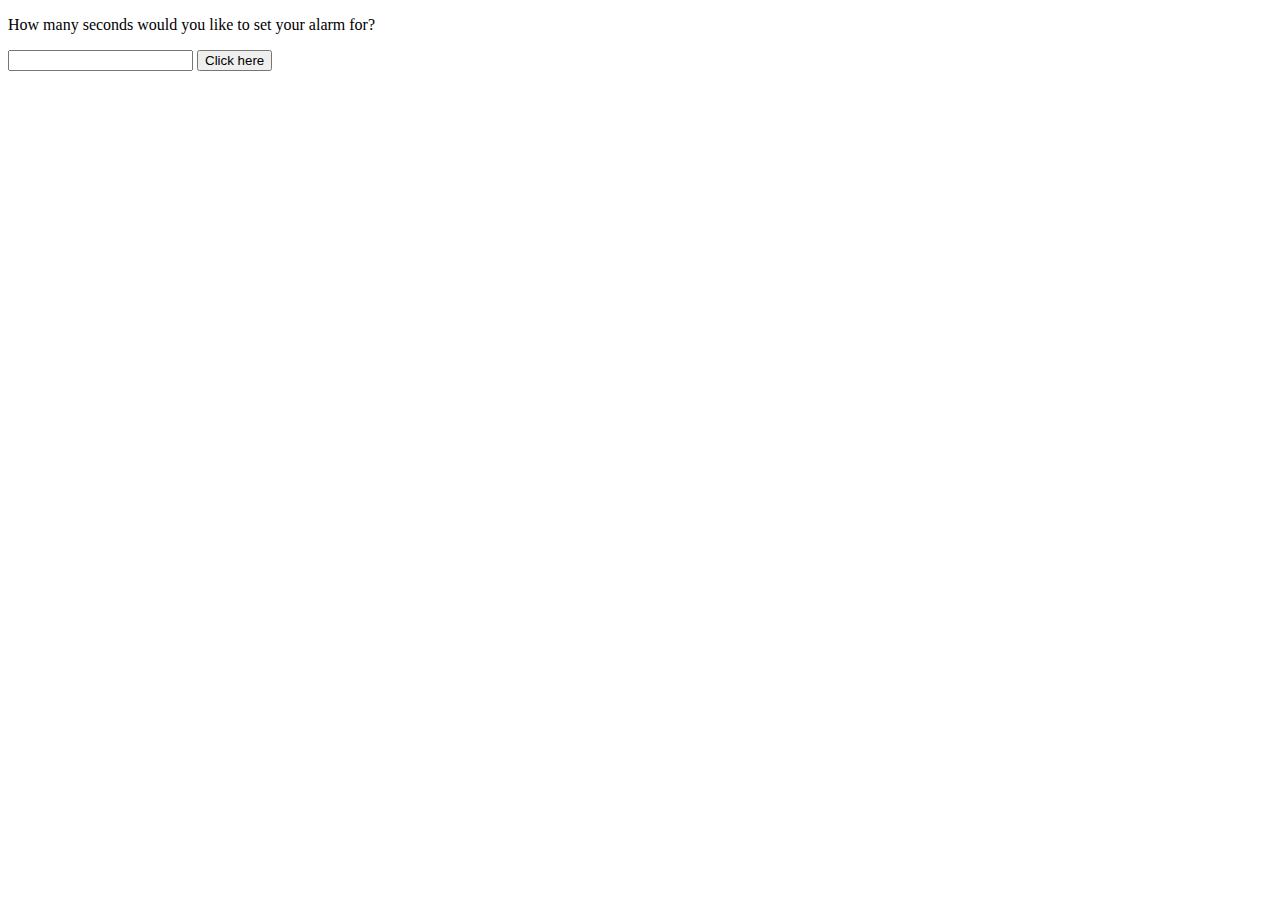
<file: countdown_timer.html>
<!DOCTYPE html>
<html>
<body>
<p>How many seconds would you like to set your alarm for?</p>
<input id="seconds" value="" />
<button onclick="countdown()">Click here</button>
<p id="timer"></p>
<script>
function countdown() {
   var seconds = document.getElementById("seconds").value; 
   function tick() {
         seconds = seconds - 1;
	timer.innerHTML = seconds;
	setTimeout(tick, 1000);
	    if(seconds == -1){
	        alert("Time's up!");
	    }
        } 
    tick();
}
</script>
</body>
</html>
</file>
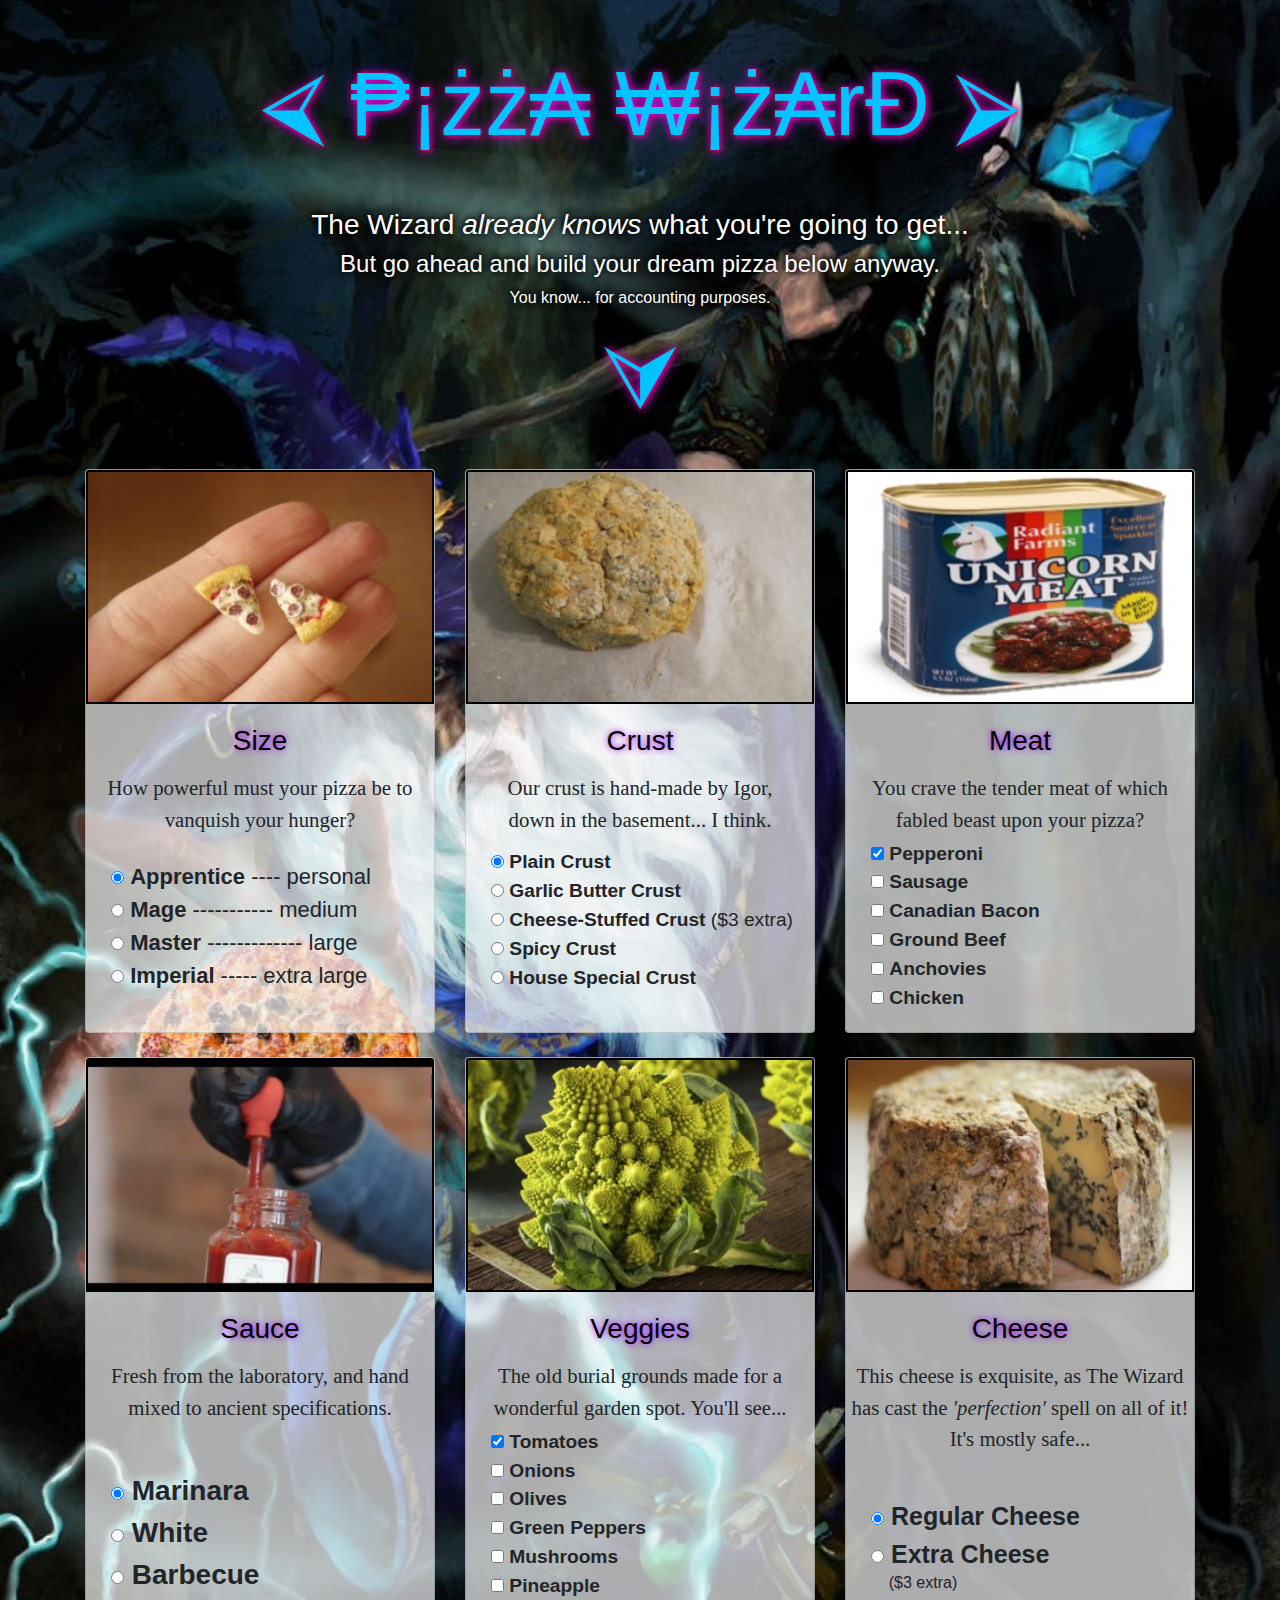
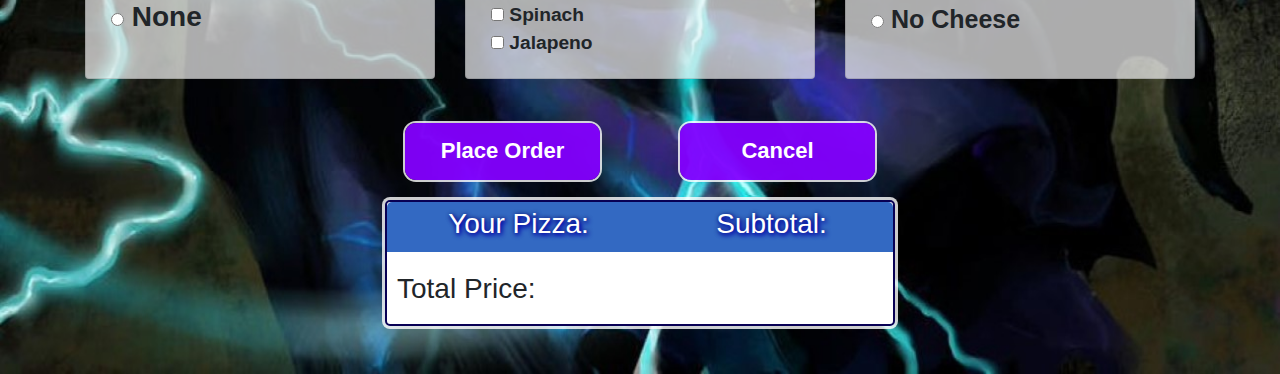
<file: Pizza_Wizard/Pizza_Wizard_2.html>
<!DOCTYPE html>

<html lang="en">
<script type="text/javascript"></script>

<head>
<meta charset=UTF-8 http-equiv="Content-Type" content="text/html" content="width=device-width,initial-scale=1.0" name="viewport">
	<link rel="stylesheet" href="https://maxcdn.bootstrapcdn.com/bootstrap/4.3.1/css/bootstrap.min.css">
	<link href="css/pizza_wizard.css" rel="stylesheet">
	<title>Pizza Wizard</title>
</head>

	<body>
		<div class="container">
            <div id="MainTitle" text-center><h1>&#11160 &#8369&#161&#380&#380&#8371 &#8361&#161&#380&#8371r&#208 &#11162</h1></div>
            <div class="header"><h3>The Wizard <em>already knows</em> what you're going to get...</h3></div>
            <div class="header"><h4>But go ahead and build your dream pizza below anyway. </h4>You know... for accounting purposes.</div>
            <div id="downArrow">&#11163</div>
		
		<br>
    
<form id="Menu">
    <div class="card-deck">
        <div class="card">
            <img class="card-img-top" src="images/size.jpg" alt="size">
			<h3 class="card-title">Size</h3>
            <div class="card-body">How powerful must your pizza be to vanquish your hunger?</div>
            <div class="radio-inline" id="size">
                <input class="sizes" type="radio" name="Size" value="Personal" checked=""> <strong>Apprentice</strong> ---- personal<br>
                <input class="sizes" type="radio" name="Size" value="Medium"> <strong>Mage</strong> ----------- medium<br>
                <input class="sizes" type="radio" name="Size" value="Large"> <strong>Master</strong> ------------- large<br>
                <input class="sizes" type="radio" name="Size" value="Extra Large"> <strong>Imperial</strong> ----- extra large<br>
            </div>
        </div>

        <div class="card">
            <img class="card-img-top" src="images/crust.jpg" alt="crust">
            <h3 class="card-title">Crust</h3>
            <div class="card-body">Our crust is hand-made by Igor,<br> down in the basement... I think.</div>
            <div class="radio-inline">
                <input class="crust" type="radio" name="Crust" value="Plain Crust" checked=""> <strong>Plain Crust</strong><br>
                <input class="crust" type="radio" name="Crust" value="Garlic Butter Crust"> <strong>Garlic Butter Crust</strong><br>
                <input class="crust" type="radio" name="Crust" value="Cheese Stuffed Crust"> <strong>Cheese-Stuffed Crust</strong> ($3 extra)<br>
                <input class="crust" type="radio" name="Crust" value="Spicy Crust"> <strong>Spicy Crust</strong><br>
                <input class="crust" type="radio" name="Crust" value="House Special Crust"> <strong>House Special Crust</strong><br>
            </div>
        </div>

        <div class="card">
                <img class="card-img-top" src="images/meat.jpg" alt="meat">
                <h3 class="card-title">Meat</h3>
                <div class="card-body">You crave the tender meat of which fabled beast upon your pizza?</div>
                <div class="checkbox-inline">
                    <input class="meats" type="checkbox" name="meat" value="Pepperoni" checked=""> <strong>Pepperoni</strong><br>
                    <input class="meats" type="checkbox" name="meat" value="Sausage"> <strong>Sausage</strong><br>
                    <input class="meats" type="checkbox" name="meat" value="Canadian bacon"> <strong>Canadian Bacon</strong><br>
                    <input class="meats" type="checkbox" name="meat" value="Ground beef"> <strong>Ground Beef</strong><br>
                    <input class="meats" type="checkbox" name="meat" value="Anchovies"> <strong>Anchovies</strong><br>
                    <input class="meats" type="checkbox" name="meat" value="Chicken"> <strong>Chicken</strong><br>
                </div>
        </div>
    </div>
  <br>
    <div class="card-deck">
        <div class="card">
                <img class="card-img-top" src="images/sauce.jpg" alt="sauce">
                <h3 class="card-title">Sauce</h3>
                <div class="card-body">Fresh from the laboratory, and hand mixed to ancient specifications.</div>
                <div class="radio-inline" id="sauces">
                    <input class="sauce" type="radio" name="Sauce" value="Marinara" checked=""> <strong>Marinara</strong><br>
                    <input class="sauce" type="radio" name="Sauce" value="White Sauce"> <strong>White</strong><br>
                    <input class="sauce" type="radio" name="Sauce" value="Barbecue Sauce"> <strong>Barbecue</strong><br>
                    <input class="sauce" type="radio" name="Sauce" value="None"> <strong>None</strong><br>
                </div>
        </div>

        <div class="card">
                <img class="card-img-top" src="images/veggies.jpg" alt="veggies">
                <h3 class="card-title">Veggies</h3>
                <div class="card-body">The old burial grounds made for a wonderful garden spot. You'll see...</div>
                <div class="checkbox-inline">
                    <input class="veggies" type="checkbox" name="veggies" value="Tomatoes" checked=""> <strong>Tomatoes</strong><br>
                    <input class="veggies" type="checkbox" name="veggies" value="Onions"> <strong>Onions</strong><br>
                    <input class="veggies" type="checkbox" name="veggies" value="Olives"> <strong>Olives</strong><br>
                    <input class="veggies" type="checkbox" name="veggies" value="Green Peppers"> <strong>Green Peppers</strong><br>
                    <input class="veggies" type="checkbox" name="veggies" value="Mushrooms"> <strong>Mushrooms</strong><br>
                    <input class="veggies" type="checkbox" name="veggies" value="Pineapple"> <strong>Pineapple</strong><br>
                    <input class="veggies" type="checkbox" name="veggies" value="Spinach"> <strong>Spinach</strong><br>
                    <input class="veggies" type="checkbox" name="veggies" value="Jalapeno"> <strong>Jalapeno</strong><br>
                </div>
        </div>

        <div class="card">
                <img class="card-img-top" src="images/cheese.jpg" alt="cheese">
                <h3 class="card-title">Cheese</h3>
                <div class="card-body">This cheese is exquisite, as The Wizard has cast the <em>'perfection'</em> spell on all of it! It's mostly safe...</div>
                <div class="radio-inline" id="cheeses">
                    <input class="cheese" type="radio" name="Cheese" value="Regular Cheese" checked=""> <strong>Regular Cheese</strong><br>
                    <input class="cheese" type="radio" name="Cheese" value="Extra cheese"> <strong>Extra Cheese</strong> <h6>&nbsp;&nbsp;&nbsp;&nbsp;($3 extra)</h6>
                    <input class="cheese" type="radio" name="Cheese" value="No Cheese"> <strong>No Cheese </strong><br>
                </div>
        </div>
    </div>
</form>			
    <br>
			<div class="controls">
				<div class="button" onclick="Receipt()">
					<p>Place Order</p>
				</div>
				<div class="button" onclick="clearAll()">
					<p>Cancel</p>
				</div>
			</div>
			<div id="cart" style="opacity: 1;">
				<div id="title1"><h3>Your Pizza:</h3></div>
				<div id="title2"><h3>Subtotal:</h3></div>
				<div id="showText1"></div>
				<div id="showText2"></div>
				<div id="totalPrice1"><h3>Total Price:</h3></div>
				<div id="totalPrice2"><h3></h3></div>
			</div>
		</div>
        </div>
        <br>
        <br>
		
        <script src="js/Pizza_Wizard.js"></script>

</body>
</html>
</file>
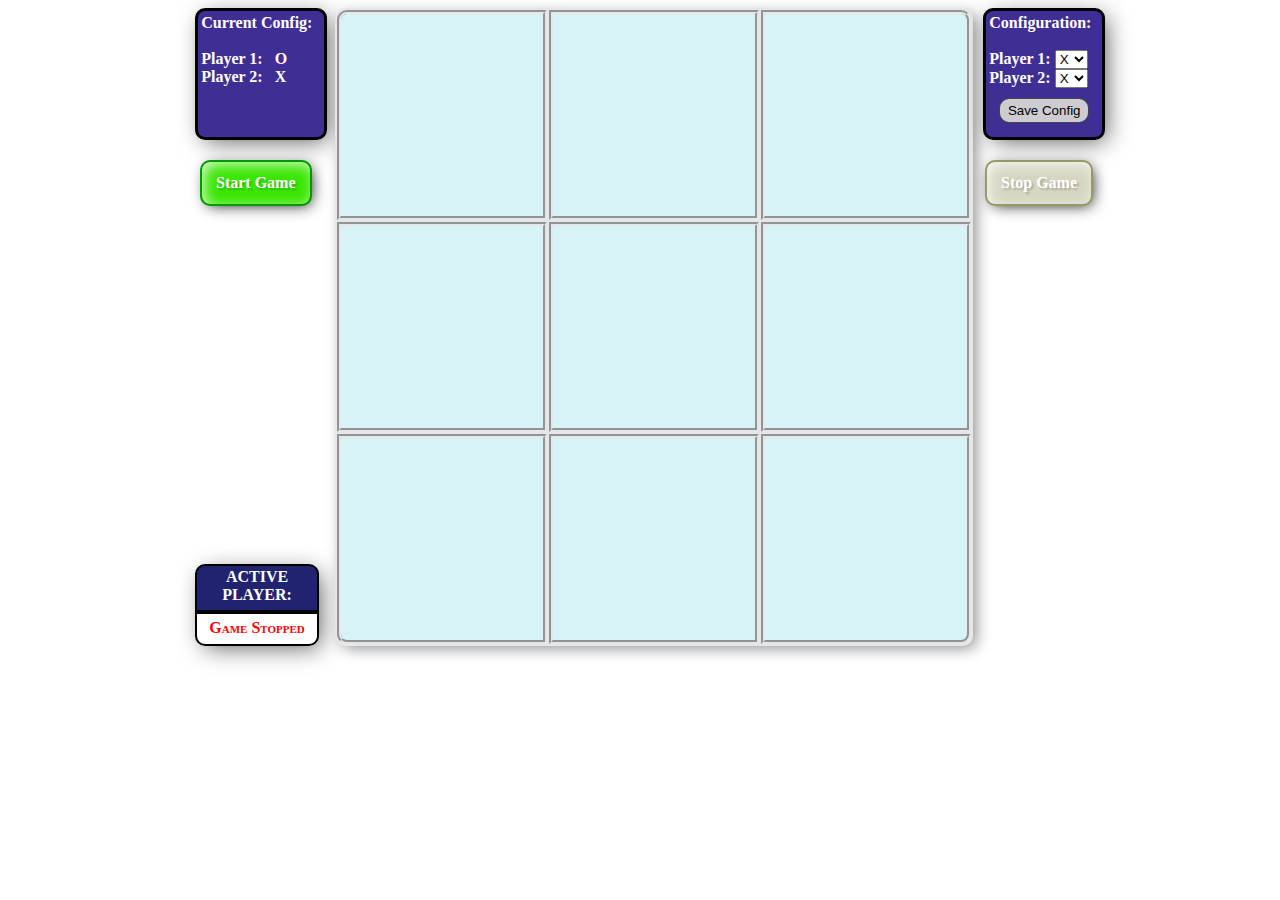
<file: TicTacToe/TicTacToe.html>
<!DOCTYPE html>
<html lang="en">
	<head>
		<title>HTML & CSS Basics Course</title>
		<META HTTP-EQUIV="Content-Type" CONTENT="text/html; charset=UTF-8">
		<meta content="width=device-width,initial-scale=1.0" name="viewport">
        <link rel="stylesheet" href="./css/game.css">
		<style></style>
	</head>
	<body id="body">
		<audio id="placeAvatar">
			<source src="./audio/placeAvatar.mp3" type="audio/mpeg">
			Your browser does not support the audio element.
		</audio>
		<audio id="winGame">
			<source src="./audio/winGame.mp3" type="audio/mpeg">
			Your browser does not support the audio element.
		</audio>
		<audio id="tieGame">
			<source src="./audio/tieGame.mp3" type="audio/mpeg">
			Your browser does not support the audio element.
		</audio>
		<audio id="diceRoll">
			<source src="./audio/diceRoll.mp3" type="audio/mpeg">
			Your browser does not support the audio element.
		</audio>
		<div id="shell">
			<div id="gameMsgBox" onclick="hideGameMsg()"><p id="gameMsg"></p></div>
			
			<div class="console_Left">
				<div class="displayBox boxLeft">
					<Strong>Current Config:</strong><br><br>
					<label>Player 1: &nbsp&nbsp<span id="p1Display">O</span></label><br>
					<label>Player 2: &nbsp&nbsp<span id="p2Display">X</span></label>
				</div>
				<div class=""><button id="btnStart" onclick="startGame()">Start Game</button></div>
				<div id="boardState"></div>
				<div id="controls">
					<div id="messageFrame">
						<p id="showHeader">ACTIVE PLAYER:</p>
						<p id="showPlayer">Game Stopped</p>
					</div>
				</div>
			</div>
			
			<table>
				<tr>
					<td>
						<div class="photo-container">
							<div id="square0" class="square" onclick="square1Animate()">
							  <div class="O"></div>
							  <div class="X"></div>
							</div>
						</div>
					</td>
					<td>
						<div class="photo-container">
							<div id="square1" class="square" onclick="square2Animate()" ondblclick="">
							  <div class="O"></div>
							  <div class="X"></div>
							</div>
						</div>
					</td>
					<td>
						<div class="photo-container">
							<div id="square2" class="square" onclick="square3Animate()">
							  <div class="O"></div>
							  <div class="X"></div>
							</div>
						</div>
					</td>
				</tr>
				<tr>
					<td>
						<div class="photo-container">
							<div id="square3" class="square" onclick="square4Animate()">
							  <div class="O"></div>
							  <div class="X"></div>
							</div>
						</div>
					</td>
					<td>
						<div class="photo-container">
							<div id="square4" class="square" onclick="square5Animate()">
							  <div class="O"></div>
							  <div class="X"></div>
							</div>
						</div>
					</td>
					<td>
						<div class="photo-container">
							<div id="square5" class="square" onclick="square6Animate()">
							  <div class="O"></div>
							  <div class="X"></div>
							</div>
						</div>
					</td>
				</tr>
				<tr>
					<td>
						<div class="photo-container">
							<div id="square6" class="square" onclick="square7Animate()">
							  <div class="O"></div>
							  <div class="X"></div>
							</div>
						</div>
					</td>
					<td>
						<div class="photo-container">
							<div id="square7" class="square" onclick="square8Animate()">
							  <div class="O"></div>
							  <div class="X"></div>
							</div>
						</div>
					</td>
					<td>
						<div class="photo-container">
							<div id="square8"  class="square" onclick="square9Animate()">
							  <div class="O"></div>
							  <div class="X"></div>
							</div>
						</div>
					</td>
				</tr>
			</table>
			
			<div class="console_Right" style="float:right;">
				<div class="displayBox boxRight">
					<Strong>Configuration:</strong><br><br>
					<label>Player 1: </label><select id="player1"><option value="X">X</option><option value="O">O</option></select><br>
					<label>Player 2: </label><select id="player2"><option value="X">X</option><option value="O">O</option></select>
					<button onclick="saveSettings()">Save Config</button>
				</div>
				<div id="controls">
					<button id="btnStop" onclick="stopGame()">Stop Game</button>
				</div>
			</div>
		</div>
		<script>
			var arrayO = document.getElementsByClassName("O");
			var arrayX = document.getElementsByClassName("X");
			for (var i=0; i<arrayO.length;i++) {
				arrayO[i].style.transform = "translateY(-100%)"; // this initializes all avatar graphics to not be visible as translateY(0%) would make them appear
			}
			for (var i=0; i<arrayX.length;i++) {
				arrayX[i].style.transform = "translateY(100%)";
			}
		</script>
		
		<script src="./js/tictactoe.js"></script>

	</body>
</html>
</file>
<file: Pizza_Wizard/css/pizza_wizard.css>
body {
    background-image: url("../images/pizza_wizard.jpg");
    
    background-size: 100% 100%;
}

h1 {
    font-size: 90px;
    font-family: 'Lucida Sans', 'Lucida Sans Regular', 'Lucida Grande', 'Lucida Sans Unicode', Geneva, Verdana, sans-serif;
    color: rgb(0, 195, 255);
    text-align: center;
    padding: 50px;
    margin: auto;
    text-shadow: 1px 1px 12px rgb(213, 4, 255), 1px 1px 5px red;
}

.header {
    text-align: center;
    color: #fff;
    text-shadow: 1px 1px 10px rgb(0, 0, 0), -1px -1px 5px black;
}

#downArrow {
    font-size: 90px;
    font-family: 'Lucida Sans', 'Lucida Sans Regular', 'Lucida Grande', 'Lucida Sans Unicode', Geneva, Verdana, sans-serif;
    color: rgb(0, 195, 255);
    text-align: center;
    padding: 15px, 0px, 15px;
    margin: auto;
    text-shadow: 1px 1px 12px rgb(213, 4, 255), 1px 1px 5px red;
}

.card {
    background-color: rgba(245, 245, 245, .7);
    
}

.card-img-top {
    opacity: 1;
    border: 2px solid black;
}

.card-title {
    color: rgb(0, 0, 0);
    text-align: center;
    padding-top: 20px;
    padding-bottom: 10px;
    margin: auto;
    text-shadow: 0px 0px 6px rgb(153, 0, 255);

}

.card-body {
    font-family: Cambria, Cochin, Georgia, Times, 'Times New Roman', serif;
    font-size: 1.3rem;
    text-align: center;
    padding: 5px 5px 5px 5px;
    margin: auto;
}

.checkbox-inline {
    font-size: 1.2rem;
    margin:auto;
    margin-left: 25px;
    padding: auto;
    padding-bottom: 20px;
}

.radio-inline {
    font-size: 1.2rem;
    margin:auto;
    margin-top: 0px;
    margin-left: 25px;
    padding-top: 0px;
    padding-bottom: 40px;
}

#sauces {
    font-size: 28px;
}

#size {
    font-size: 22px;
}

#cheeses {
    font-size: 25px;
}

.button {
	cursor: pointer;
    color: rgb(255, 255, 255);
	width: 100%;
	display: inline-block;
	border-radius: .5em;
	margin: 20px 40px 20px 40px;
	padding-top: 15px;
    font: 22px sans-serif;
	background-color: rgba(132, 0, 255, 0.95); /*#6486bc;*/
	box-shadow: 0 0 0 2px rgba(255,255,255, .8);
	transition-property: transform background, box-shadow, color;
	transition-duration: .2s, .5s, .2s;
	transition-timing-function: ease-in-out;
}

.button>p {
	text-align: center;
	font-weight: bold;
}

.button:hover {
	font: 22px sans-serif;
	font-weight: bold;
	color: #000;
	background-color: rgba(255, 255, 255, .6);
	box-shadow: 0 0 0 2px #080054;
}

.controls {
	display: flex;
    flex-direction: columns;
    justify-content: space-between;
	margin: 0 auto;
	width: 550px;
}

.controls>.button {
	flex: 1 150px;
}

#cart {
	margin: auto;
	width: 510px;
    display: flex;
    flex-wrap: wrap;
    flex-direction: row;
    justify-content: flex-start;
    align-items: stretch;
	background-color: rgba(255, 255, 255, 1);
	border: 2px solid #080054;
	box-shadow: 0 0 0 3px rgba(255,255,255, .8);
	border-radius: 5px;
}

#title1 {
    color: #fff;
    text-align: center;
	flex: 1 250px;
	height: 50px;
	width: 250px;
	padding: 5px 0 0px 10px;
	background-color: rgba(0, 68, 179, 0.8);
	border-radius: 5px 0 0 0;
	text-shadow: 1.5px 1.5px 5px #00f, 1px 1px 5px #000;
}

#title2 {
    color: #fff;
    text-align: center;
	flex: 1 250px;
	height: 50px;
	width: 250px;
	padding: 5px 0 0px 10px;
	background-color: rgba(0, 68, 179, .8);
	border-radius: 0 5px 0 0;
	text-shadow: 1.5px 1.5px 5px #00f, 1px 1px 5px #000;
}

#showText1 {
	font-size: 16px;
	flex: 1 250px;
	padding: 10px 0 10px 15px;
	width: 250px;
	border-radius: 0 0 0 0;
}

#showText2 {
    font-size: 16px;
    text-align: right;
	flex: 1 250px;
	padding: 10px 75px 10px 10px;
	width: 250px;
	border-radius: 0 0 0 0;
}

#totalPrice1 {
	flex: 1 250px;
	padding: 0 0 10px 10px;
	width: 375px;
	border-radius: 0 0 0 0;
}

#totalPrice2 {
    flex: 1 250px;
    font-size: 1.4rem;
    font-weight: bold;
    text-align: right;
    padding: auto;
    padding-top: 3px;
    padding-right: 75px;
    
	width: 375px;
	border-radius: 0 0 0 0;
}
</file>
<file: TicTacToe/css/game.css>
body {
	background-color: #fff;
}

#shell{
	width: 950px;
	margin: 0 auto;
}

#gameMsgBox {
	cursor: pointer;
	display: none;
	width: 500px;
	height: 340px;
	position: absolute;
	text-align: center;
	margin: 140px 0 0 230px;
	z-index: 100;
	background-color: rgba(232, 236, 242, .95);
	border: 2px solid #000;
	border-radius: 10px;
	box-shadow: 5px 5px 25px -4px rgba(0,0,0,0.55);
}

#gameMsgBox #gameMsg {
	cursor: pointer;
	margin: 4% auto;
	text-align: center;
	color: darkblue;
	font-weight: bold;
	font-family:;
	font-size: 45px;
}

table {
	width: 620px;
	margin: 0 auto;
	box-shadow: 5px 4px 15px -2px rgba(0,0,0,0.45);
	border-radius: 10px;
	float: left;
	background-color: #e5e6e8;
}
td {
	height: 200px;
	width: 200px;
	position: relative;
	overflow: hidden;
	cursor: pointer;
	border-width: 4px;
	border-style: groove;
	border-color: #e5e6e8;
}
table tr:nth-child(-n+3) td:nth-child(-n+3){
	background-color: #d7f3f7;
}
table tr:nth-child(-n+3) td:nth-child(-n+3):hover { 
	background-color: #e5fbff;
}
table tr:nth-child(1) td:nth-child(1){
	border-radius: 10px 0px 0px 0px;
}
table tr:nth-child(1) td:nth-child(3){
	border-radius: 0px 10px 0px 0px;
}
table tr:nth-child(3) td:nth-child(3){
	border-radius: 0px 0px 10px 0px;
}
table tr:nth-child(3) td:nth-child(1){
	border-radius: 0px 0px 0px 10px;
}
.photo-container {
	height: 200px;
	width: 200px;
	text-align: center;
}

.O {
	transition: transform .3s;
	opacity: 1;
	position: absolute;
	background-image: url("../images/avatarO.gif");
	width:200px;
	height:200px;
	transform: translateY(-100%);
}
.X {
	transition: transform .3s;
	opacity: 1;
	background-image: url("../images/avatarX.gif");
	width:200px;
	height:200px;
	transform: translateY(100%);
}

.console_Left {
	width: 160px;
	height: 600px;
	margin: 0px 0px 0px 10px;
	float: left;
}

.console_Right {
	width: 140px;
	height: 600px;
	margin: 0px auto;
	float: left;
}

.displayBox {
	background-color: rgba(53, 35, 142, .95);
	color: white;
	font-weight: bold;
	border: 3px solid black;
	padding: 2%;
	box-shadow: 5px 5px 25px -4px rgba(0,0,0,0.65);
	border-radius: 10px;
}

.displayBox:hover {
	background-color: rgba(53, 35, 142, .88);
}

.boxLeft {
	float: left;
	margin: 0px 0px 0px 20px;
	width: 120px;
	height: 120px;
}

.boxRight {
	float: right;
	margin: 0px 10px 0px 0px;
	width: 110px;
	height: 120px;
}

.boxRight>button {
	cursor: pointer;
	margin: 10px 0px 10px 10px;
	width: 90px;
	height: 25px;
	background-color: rgba(214, 212, 212,.95);
	border: 1px solid rgba(0,0,0,0.65);
	border-radius: 10px;
}

.boxRight>button:hover {
	background-color: rgba(237, 234, 234, .95);
	border: 1px solid rgba(0,0,0,0.85);
	box-shadow: 3px 3px 15px -4px rgba(0,0,0,0.65);
	border-radius: 10px;
}

#controls {
	width: 200px;
	float: center;
	margin: 0 auto;
}

#showHeader {
	font-variant: small-caps;
	color: white;
	width: 120px;
	height: 40px;
	font-weight: bold;
	text-align: center;
	padding: 2px 0px 2px 0px;
	margin: 0px 0px 0px 0px;
	background-color: #212270;
	border: 2px solid black;
	border-radius: 10px 10px 0px 0px;
}

#showPlayer {
	font-variant: small-caps;
	color: red;
	font-weight: bold;
	width: 120px;
	height: 20px;
	text-align: center;
	margin: 0px 0px 0px 0px;
	padding: 5px 0px 5px 0px;
	border: 2px solid black;
	border-radius: 0px 0px 10px 10px;
}

#messageFrame {
	width: 124px;
	height: 82px;
	text-align: center;
	margin: 358px 0px 0px 20px;
	box-shadow: 5px 5px 25px -4px rgba(0,0,0,0.65);
	border-radius: 10px;
}

#boardState {
	display: none;
	font-size: 10px;
	margin: 10px auto;
	float:left;
}

#btnStart {
    cursor: pointer;
    font-family: Tahoma;
    font-size: 1em;
    font-weight: bold;
    color: #fff;
    text-shadow: 2px 2px 2px rgba(0, 0, 0, 0.2);
    border: 2px solid rgb(0, 153, 0);
    background-color: rgb(57, 230, 0);
    margin: 20px 0px 0px 25px;
    padding: 12px 14px 12px 14px;
    box-shadow: inset 3px 3px 15px -2px rgba(255,255,255,0.95), 3px 3px 15px -4px rgba(0,0,0,0.95);
    border-radius: 10px;
}

#btnStart:hover {
    border: 2px solid rgb(19, 77, 0);
    background-color: rgb(0, 204, 0);
    box-shadow: inset 3px 3px 15px -2px rgba(0,0,0,0.65);
    transition-property: background box-shadow;
    transition: 0.2s;
    transition-timing-function: ease-in-out;
}

#btnStop {
    cursor: pointer;
    font-family: Tahoma;
    font-size: 1em;
    font-weight: bold;
    color: #fff;
    text-shadow: 2px 2px 2px rgba(0, 0, 0, 0.2);
    border: 2px solid rgb(204, 0, 0);
    background-color: rgb(255, 51, 51);
    margin: 20px 0px 0px 10px;
    padding: 12px 14px 12px 14px;
    box-shadow: inset 3px 3px 15px -2px rgba(255,255,255,0.95), 3px 3px 15px -4px rgba(0,0,0,0.95);
    border-radius: 10px;
}

#btnStop:hover {
    border: 2px solid rgb(19, 77, 0);
    background-color: rgb(255, 0, 0);
    box-shadow: inset 3px 3px 15px -2px rgba(0,0,0,0.65);
    transition-property: background box-shadow;
    transition: 0.2s;
    transition-timing-function: ease-in-out;
}
</file>
